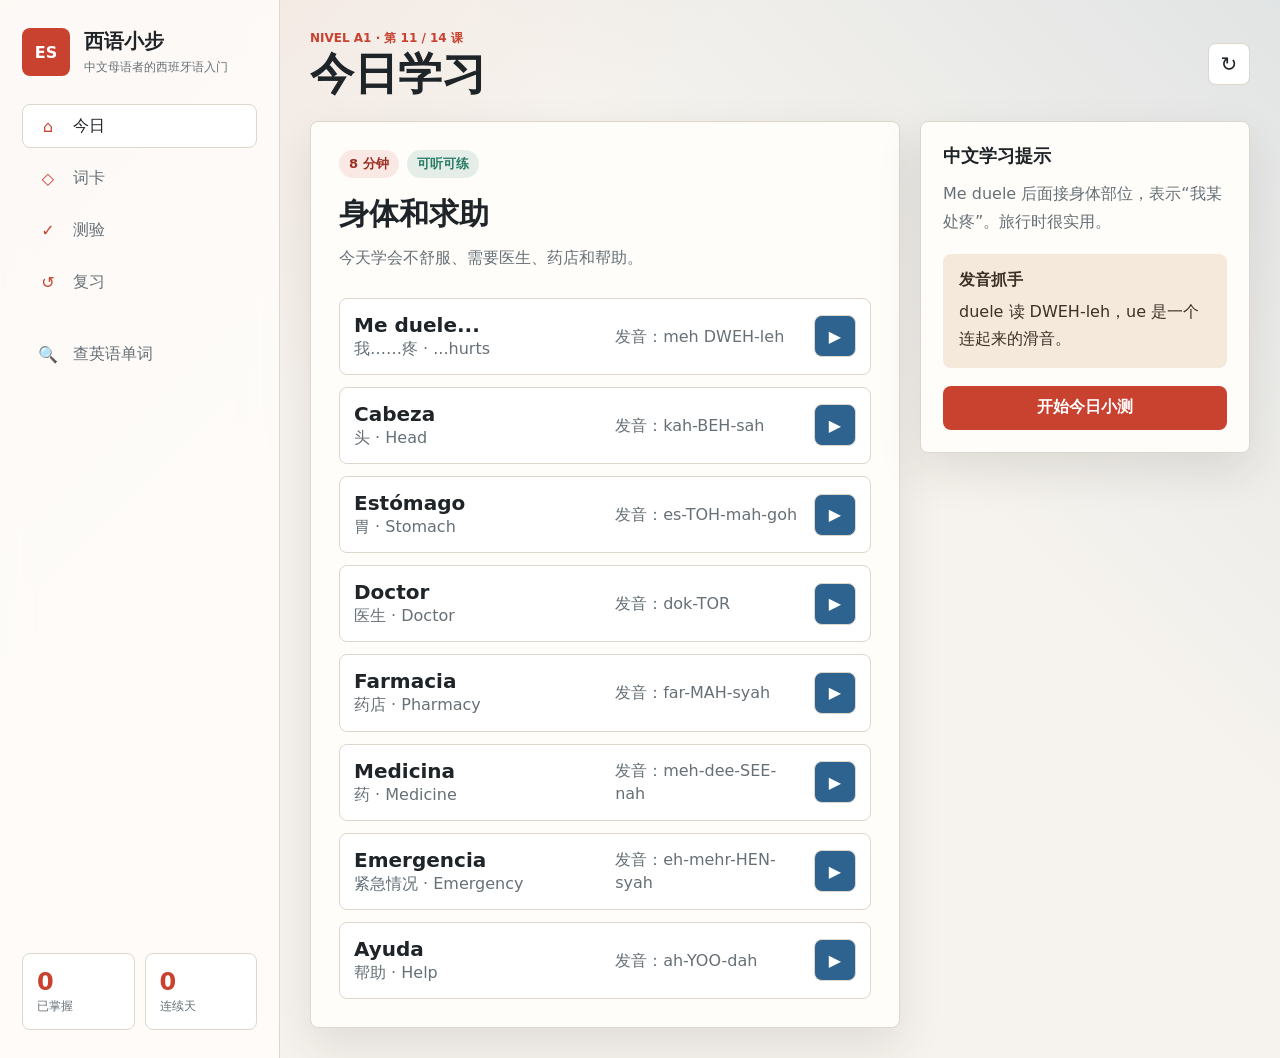
<file: index.html>
<!doctype html>
<html lang="zh-CN">
  <head>
    <meta charset="utf-8">
    <meta name="viewport" content="width=device-width, initial-scale=1">
    <title>西语小步</title>
    <link rel="stylesheet" href="styles.css">
  </head>
  <body>
    <div class="app-shell">
      <aside class="sidebar" aria-label="主导航">
        <div class="brand">
          <span class="brand-mark">ES</span>
          <div>
            <h1>西语小步</h1>
            <p>中文母语者的西班牙语入门</p>
          </div>
        </div>

        <nav class="nav-tabs" aria-label="学习区域">
          <button class="nav-button active" data-view="today" aria-label="今日学习">
            <span aria-hidden="true">⌂</span>
            <span>今日</span>
          </button>
          <button class="nav-button" data-view="cards" aria-label="词汇卡片">
            <span aria-hidden="true">◇</span>
            <span>词卡</span>
          </button>
          <button class="nav-button" data-view="quiz" aria-label="小测验">
            <span aria-hidden="true">✓</span>
            <span>测验</span>
          </button>
          <button class="nav-button" data-view="review" aria-label="错题复习">
            <span aria-hidden="true">↺</span>
            <span>复习</span>
          </button>
        </nav>

        <a class="nav-button" href="english.html" aria-label="物品查词">
          <span aria-hidden="true">🔍</span>
          <span>查英语单词</span>
        </a>

        <section class="study-stats" aria-label="学习进度">
          <div>
            <span class="stat-number" id="knownCount">0</span>
            <span class="stat-label">已掌握</span>
          </div>
          <div>
            <span class="stat-number" id="streakCount">0</span>
            <span class="stat-label">连续天</span>
          </div>
        </section>
      </aside>

      <main class="main-panel">
        <header class="topbar">
          <div>
            <p class="eyebrow">Nivel A1 · 第 1 阶段</p>
            <h2 id="viewTitle">今日学习</h2>
          </div>
          <button class="icon-button" id="resetBtn" type="button" aria-label="重置学习记录" title="重置学习记录">↻</button>
        </header>

        <section class="view active" id="todayView">
          <div class="lesson-layout">
            <article class="lesson-panel">
              <div class="lesson-heading">
                <span class="pill">8 分钟</span>
                <span class="pill green">可听可练</span>
              </div>
              <h3 id="lessonTitle"></h3>
              <p id="lessonIntro"></p>

              <div class="phrase-list" id="phraseList"></div>
            </article>

            <aside class="coach-panel">
              <h3>中文学习提示</h3>
              <p id="coachTip"></p>
              <div class="note-box">
                <strong>发音抓手</strong>
                <p id="pronunciationTip"></p>
              </div>
              <button class="primary-action" id="startQuizBtn" type="button">开始今日小测</button>
            </aside>
          </div>
        </section>

        <section class="view" id="cardsView">
          <div class="toolbar">
            <div class="segmented" role="tablist" aria-label="词卡分类">
              <button class="segment active" data-filter="all" type="button">全部</button>
              <button class="segment" data-filter="greeting" type="button">问候</button>
              <button class="segment" data-filter="intro" type="button">介绍</button>
              <button class="segment" data-filter="food" type="button">饮食</button>
              <button class="segment" data-filter="travel" type="button">旅行</button>
              <button class="segment" data-filter="shopping" type="button">购物</button>
              <button class="segment" data-filter="number" type="button">数字</button>
              <button class="segment" data-filter="time" type="button">时间</button>
              <button class="segment" data-filter="transport" type="button">交通</button>
              <button class="segment" data-filter="hotel" type="button">酒店</button>
              <button class="segment" data-filter="health" type="button">健康</button>
              <button class="segment" data-filter="weather" type="button">天气</button>
              <button class="segment" data-filter="feeling" type="button">感受</button>
            </div>
            <label class="search">
              <span>⌕</span>
              <input id="cardSearch" type="search" placeholder="搜索中文 / 西语 / 英文">
            </label>
          </div>
          <div class="card-grid" id="cardGrid"></div>
        </section>

        <section class="view" id="quizView">
          <div class="quiz-shell">
            <div class="quiz-card">
              <div class="quiz-progress">
                <span id="quizStep">1 / 6</span>
                <span id="quizScore">0 分</span>
              </div>
              <h3 id="quizQuestion"></h3>
              <div class="quiz-options" id="quizOptions"></div>
              <p class="feedback" id="quizFeedback" aria-live="polite"></p>
              <button class="primary-action" id="nextQuestionBtn" type="button" disabled>下一题</button>
            </div>
          </div>
        </section>

        <section class="view" id="reviewView">
          <div class="review-header">
            <div>
              <h3>错题复习</h3>
              <p>你答错的表达会留在这里，适合明天再看一遍。</p>
            </div>
            <button class="secondary-action" id="clearMistakesBtn" type="button">清空错题</button>
          </div>
          <div class="review-list" id="reviewList"></div>
        </section>
      </main>
    </div>

    <script src="app.js"></script>
  </body>
</html>
</file>
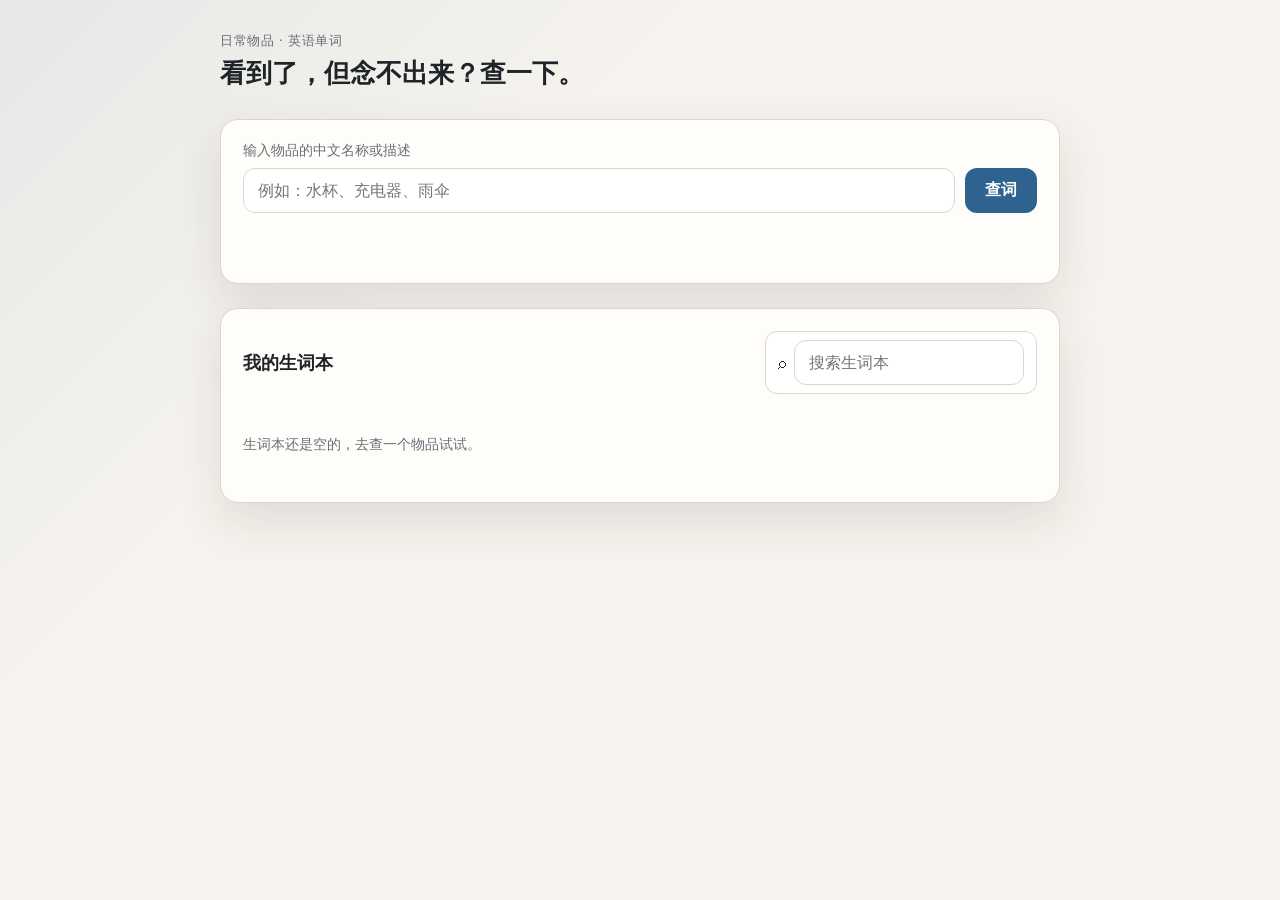
<file: english.html>
<!doctype html>
<html lang="zh-CN">
  <head>
    <meta charset="utf-8">
    <meta name="viewport" content="width=device-width, initial-scale=1">
    <title>物品查词 · 英语小本</title>
    <link rel="stylesheet" href="english.css">
    <link rel="manifest" href="manifest.json">
    <link rel="icon" href="icon-192.png">
    <link rel="apple-touch-icon" href="icon-192.png">
    <meta name="apple-mobile-web-app-capable" content="yes">
    <meta name="apple-mobile-web-app-status-bar-style" content="default">
    <meta name="apple-mobile-web-app-title" content="英语查词">
    <meta name="theme-color" content="#2e638f">
  </head>
  <body>
    <div class="app-shell">
      <header class="topbar">
        <div>
          <p class="eyebrow">日常物品 · 英语单词</p>
          <h1>看到了，但念不出来？查一下。</h1>
        </div>
      </header>

      <main class="main-panel">
        <section class="lookup-panel">
          <form id="lookupForm" class="lookup-form">
            <label for="queryInput">输入物品的中文名称或描述</label>
            <div class="lookup-row">
              <input id="queryInput" type="text" placeholder="例如：水杯、充电器、雨伞" autocomplete="off">
              <button type="submit" class="primary-action">查词</button>
            </div>
          </form>

          <div id="lookupResult" class="result-card hidden">
            <div class="result-head">
              <h2 id="resultWord"></h2>
              <button id="speakBtn" class="icon-button" type="button" title="发音" aria-label="发音">🔊</button>
            </div>
            <p id="resultPhonetic" class="phonetic"></p>
            <p id="resultSource" class="source-query"></p>
            <button id="saveWordBtn" class="secondary-action" type="button">收藏到生词本</button>
          </div>

          <p id="lookupStatus" class="status-msg" aria-live="polite"></p>
        </section>

        <section class="vocab-panel">
          <div class="vocab-header">
            <h2>我的生词本</h2>
            <label class="search">
              <span>⌕</span>
              <input id="vocabSearch" type="search" placeholder="搜索生词本">
            </label>
          </div>
          <div class="vocab-list" id="vocabList"></div>
        </section>
      </main>
    </div>

    <script src="english.js"></script>
    <script>
      if ("serviceWorker" in navigator) {
        window.addEventListener("load", () => {
          navigator.serviceWorker.register("sw.js").catch(() => {});
        });
      }
    </script>
  </body>
</html>
</file>
<file: styles.css>
:root {
  --bg: #f6f3ee;
  --panel: #fffdfa;
  --ink: #1f2428;
  --muted: #667076;
  --line: #ddd6cc;
  --accent: #c9412f;
  --accent-dark: #9c2f22;
  --green: #287b64;
  --blue: #2e638f;
  --gold: #b87323;
  --shadow: 0 18px 45px rgba(44, 35, 25, 0.11);
  font-family: Inter, "Microsoft YaHei", "PingFang SC", system-ui, sans-serif;
}

* {
  box-sizing: border-box;
}

body {
  margin: 0;
  min-height: 100vh;
  color: var(--ink);
  background:
    linear-gradient(135deg, rgba(201, 65, 47, 0.08), transparent 32%),
    linear-gradient(225deg, rgba(46, 99, 143, 0.10), transparent 35%),
    var(--bg);
}

button,
input {
  font: inherit;
}

button {
  cursor: pointer;
}

.app-shell {
  display: grid;
  grid-template-columns: 280px minmax(0, 1fr);
  min-height: 100vh;
}

.sidebar {
  display: flex;
  flex-direction: column;
  gap: 28px;
  padding: 28px 22px;
  border-right: 1px solid var(--line);
  background: rgba(255, 253, 250, 0.82);
  backdrop-filter: blur(14px);
}

.brand {
  display: flex;
  align-items: center;
  gap: 14px;
}

.brand-mark {
  display: grid;
  place-items: center;
  width: 48px;
  height: 48px;
  border-radius: 8px;
  color: white;
  background: var(--accent);
  font-weight: 800;
}

.brand h1,
.brand p,
.topbar h2,
.topbar p,
.lesson-panel h3,
.lesson-panel p,
.coach-panel h3,
.coach-panel p,
.review-header h3,
.review-header p {
  margin: 0;
}

.brand h1 {
  font-size: 20px;
}

.brand p {
  margin-top: 4px;
  color: var(--muted);
  font-size: 12px;
  line-height: 1.35;
}

.nav-tabs {
  display: grid;
  gap: 8px;
}

.nav-button {
  display: flex;
  align-items: center;
  gap: 12px;
  width: 100%;
  min-height: 44px;
  padding: 0 12px;
  border: 1px solid transparent;
  border-radius: 8px;
  color: var(--muted);
  background: transparent;
  text-align: left;
  text-decoration: none;
}

.nav-button span:first-child {
  display: grid;
  place-items: center;
  width: 26px;
  height: 26px;
  color: var(--accent);
}

.nav-button.active,
.nav-button:hover {
  color: var(--ink);
  border-color: var(--line);
  background: white;
}

.study-stats {
  display: grid;
  grid-template-columns: 1fr 1fr;
  gap: 10px;
  margin-top: auto;
}

.study-stats div {
  padding: 14px;
  border: 1px solid var(--line);
  border-radius: 8px;
  background: white;
}

.stat-number,
.stat-label {
  display: block;
}

.stat-number {
  color: var(--accent);
  font-size: 24px;
  font-weight: 800;
}

.stat-label {
  margin-top: 2px;
  color: var(--muted);
  font-size: 12px;
}

.main-panel {
  min-width: 0;
  padding: 30px;
}

.topbar {
  display: flex;
  align-items: center;
  justify-content: space-between;
  gap: 18px;
  margin-bottom: 24px;
}

.eyebrow {
  color: var(--accent);
  font-size: 12px;
  font-weight: 800;
  letter-spacing: 0;
  text-transform: uppercase;
}

.topbar h2 {
  margin-top: 4px;
  font-size: clamp(28px, 4vw, 44px);
  line-height: 1.05;
}

.icon-button {
  display: grid;
  place-items: center;
  width: 42px;
  height: 42px;
  border: 1px solid var(--line);
  border-radius: 8px;
  color: var(--ink);
  background: white;
  font-size: 20px;
}

.view {
  display: none;
}

.view.active {
  display: block;
}

.lesson-layout {
  display: grid;
  grid-template-columns: minmax(0, 1fr) 330px;
  gap: 20px;
  align-items: start;
}

.lesson-panel,
.coach-panel,
.quiz-card {
  border: 1px solid var(--line);
  border-radius: 8px;
  background: var(--panel);
  box-shadow: var(--shadow);
}

.lesson-panel {
  padding: 28px;
}

.lesson-heading {
  display: flex;
  flex-wrap: wrap;
  gap: 8px;
  margin-bottom: 18px;
}

.pill {
  display: inline-flex;
  align-items: center;
  min-height: 28px;
  padding: 0 10px;
  border-radius: 999px;
  color: var(--accent-dark);
  background: rgba(201, 65, 47, 0.11);
  font-size: 13px;
  font-weight: 700;
}

.pill.green {
  color: var(--green);
  background: rgba(40, 123, 100, 0.12);
}

.lesson-panel h3 {
  font-size: 30px;
  line-height: 1.18;
}

.lesson-panel > p {
  max-width: 760px;
  margin-top: 12px;
  color: var(--muted);
  line-height: 1.75;
}

.phrase-list {
  display: grid;
  gap: 12px;
  margin-top: 26px;
}

.phrase-row {
  display: grid;
  grid-template-columns: minmax(150px, 1fr) minmax(120px, 0.75fr) 42px;
  gap: 12px;
  align-items: center;
  padding: 14px;
  border: 1px solid var(--line);
  border-radius: 8px;
  background: white;
}

.spanish {
  font-size: 20px;
  font-weight: 800;
}

.translation {
  color: var(--muted);
  line-height: 1.45;
}

.speak-button {
  display: grid;
  place-items: center;
  width: 42px;
  height: 42px;
  border: 1px solid var(--line);
  border-radius: 8px;
  color: white;
  background: var(--blue);
}

.coach-panel {
  padding: 22px;
}

.coach-panel h3 {
  font-size: 18px;
}

.coach-panel > p {
  margin-top: 12px;
  color: var(--muted);
  line-height: 1.75;
}

.note-box {
  margin: 18px 0;
  padding: 16px;
  border-radius: 8px;
  color: #3b3125;
  background: rgba(184, 115, 35, 0.14);
}

.note-box p {
  margin-top: 8px;
  line-height: 1.65;
}

.primary-action,
.secondary-action {
  min-height: 44px;
  border-radius: 8px;
  font-weight: 800;
}

.primary-action {
  width: 100%;
  border: 0;
  color: white;
  background: var(--accent);
}

.primary-action:disabled {
  cursor: not-allowed;
  opacity: 0.45;
}

.secondary-action {
  padding: 0 16px;
  border: 1px solid var(--line);
  color: var(--ink);
  background: white;
}

.toolbar {
  display: flex;
  align-items: center;
  justify-content: space-between;
  gap: 14px;
  margin-bottom: 18px;
  flex-wrap: wrap;
}

.segmented {
  display: flex;
  flex-wrap: wrap;
  gap: 4px;
  padding: 4px;
  border: 1px solid var(--line);
  border-radius: 8px;
  background: white;
}

.segment {
  min-height: 34px;
  padding: 0 14px;
  border: 0;
  border-radius: 6px;
  color: var(--muted);
  background: transparent;
}

.segment.active {
  color: white;
  background: var(--blue);
}

.search {
  display: flex;
  align-items: center;
  gap: 8px;
  min-height: 44px;
  padding: 0 12px;
  border: 1px solid var(--line);
  border-radius: 8px;
  background: white;
}

.search input {
  width: min(320px, 42vw);
  border: 0;
  outline: 0;
  background: transparent;
}

.card-grid {
  display: grid;
  grid-template-columns: repeat(auto-fill, minmax(230px, 1fr));
  gap: 14px;
}

.word-card {
  display: grid;
  gap: 10px;
  min-height: 210px;
  padding: 18px;
  border: 1px solid var(--line);
  border-radius: 8px;
  background: white;
  box-shadow: 0 10px 25px rgba(44, 35, 25, 0.07);
}

.word-card strong {
  font-size: 26px;
}

.word-card small {
  color: var(--blue);
  font-weight: 800;
}

.word-card p {
  margin: 0;
  color: var(--muted);
  line-height: 1.55;
}

.card-actions {
  display: flex;
  gap: 8px;
  margin-top: auto;
}

.mini-button {
  display: grid;
  place-items: center;
  width: 38px;
  height: 38px;
  border: 1px solid var(--line);
  border-radius: 8px;
  color: var(--ink);
  background: #faf8f4;
}

.mini-button.known {
  color: white;
  background: var(--green);
}

.quiz-shell {
  display: grid;
  place-items: center;
  min-height: 56vh;
}

.quiz-card {
  width: min(680px, 100%);
  padding: 26px;
}

.quiz-progress {
  display: flex;
  justify-content: space-between;
  color: var(--muted);
  font-weight: 800;
}

.quiz-card h3 {
  min-height: 72px;
  margin: 24px 0;
  font-size: 28px;
  line-height: 1.25;
}

.quiz-options {
  display: grid;
  gap: 10px;
}

.option-button {
  min-height: 52px;
  padding: 0 16px;
  border: 1px solid var(--line);
  border-radius: 8px;
  color: var(--ink);
  background: white;
  text-align: left;
}

.option-button.correct {
  border-color: var(--green);
  background: rgba(40, 123, 100, 0.14);
}

.option-button.wrong {
  border-color: var(--accent);
  background: rgba(201, 65, 47, 0.12);
}

.feedback {
  min-height: 28px;
  color: var(--muted);
  font-weight: 700;
}

.review-header {
  display: flex;
  align-items: center;
  justify-content: space-between;
  gap: 16px;
  margin-bottom: 16px;
}

.review-header p {
  margin-top: 6px;
  color: var(--muted);
}

.review-list {
  display: grid;
  gap: 12px;
}

.empty-state {
  display: grid;
  place-items: center;
  min-height: 240px;
  border: 1px dashed var(--line);
  border-radius: 8px;
  color: var(--muted);
  background: rgba(255, 253, 250, 0.72);
  text-align: center;
}

@media (max-width: 900px) {
  .app-shell {
    grid-template-columns: 1fr;
  }

  .sidebar {
    position: sticky;
    top: 0;
    z-index: 10;
    gap: 14px;
    padding: 14px;
    border-right: 0;
    border-bottom: 1px solid var(--line);
  }

  .nav-tabs {
    grid-template-columns: repeat(4, 1fr);
  }

  .nav-button {
    justify-content: center;
  }

  .nav-button span:last-child {
    display: none;
  }

  .study-stats {
    display: none;
  }

  .main-panel {
    padding: 20px 14px 30px;
  }

  .lesson-layout {
    grid-template-columns: 1fr;
  }

  .toolbar,
  .review-header {
    align-items: stretch;
    flex-direction: column;
  }

  .segmented {
    display: grid;
    grid-template-columns: repeat(4, 1fr);
  }

  .search input {
    width: 100%;
  }

  .phrase-row {
    grid-template-columns: 1fr 42px;
  }

  .translation {
    grid-column: 1 / -1;
    grid-row: 2;
  }
}

@media (max-width: 520px) {
  .brand p {
    display: none;
  }

  .topbar h2 {
    font-size: 30px;
  }

  .lesson-panel,
  .coach-panel,
  .quiz-card {
    padding: 18px;
  }

  .segmented {
    grid-template-columns: 1fr 1fr 1fr;
  }
}
</file>
<file: english.css>
:root {
  --bg: #f6f3ee;
  --panel: #fffdfa;
  --ink: #1f2428;
  --muted: #667076;
  --line: #ddd6cc;
  --accent: #2e638f;
  --accent-dark: #224b6e;
  --green: #287b64;
  --shadow: 0 18px 45px rgba(44, 35, 25, 0.11);
  font-family: Inter, "Microsoft YaHei", "PingFang SC", system-ui, sans-serif;
}

* {
  box-sizing: border-box;
}

body {
  margin: 0;
  min-height: 100vh;
  color: var(--ink);
  background:
    linear-gradient(135deg, rgba(46, 99, 143, 0.08), transparent 32%),
    var(--bg);
}

button,
input {
  font: inherit;
}

button {
  cursor: pointer;
}

.app-shell {
  max-width: 880px;
  margin: 0 auto;
  padding: 32px 20px 60px;
}

.topbar {
  margin-bottom: 28px;
}

.eyebrow {
  margin: 0 0 6px;
  color: var(--muted);
  font-size: 13px;
  letter-spacing: 0.04em;
  text-transform: uppercase;
}

h1 {
  margin: 0;
  font-size: 26px;
}

.lookup-panel,
.vocab-panel {
  background: var(--panel);
  border: 1px solid var(--line);
  border-radius: 18px;
  box-shadow: var(--shadow);
  padding: 22px;
  margin-bottom: 24px;
}

.lookup-form label {
  display: block;
  font-size: 14px;
  color: var(--muted);
  margin-bottom: 8px;
}

.lookup-row {
  display: flex;
  gap: 10px;
}

#queryInput,
#vocabSearch {
  flex: 1;
  padding: 12px 14px;
  border: 1px solid var(--line);
  border-radius: 12px;
  background: #fff;
}

.primary-action {
  border: none;
  border-radius: 12px;
  padding: 12px 20px;
  background: var(--accent);
  color: #fff;
  font-weight: 600;
}

.primary-action:hover {
  background: var(--accent-dark);
}

.secondary-action {
  border: 1px solid var(--line);
  border-radius: 12px;
  padding: 10px 16px;
  background: #fff;
  color: var(--ink);
}

.secondary-action:hover {
  border-color: var(--accent);
}

.result-card {
  margin-top: 20px;
  padding: 18px;
  border: 1px solid var(--line);
  border-radius: 14px;
  background: #fbfaf6;
}

.result-card.hidden {
  display: none;
}

.result-head {
  display: flex;
  align-items: center;
  gap: 10px;
}

.result-head h2 {
  margin: 0;
  font-size: 24px;
  text-transform: capitalize;
}

.icon-button {
  border: none;
  background: transparent;
  font-size: 20px;
  padding: 4px 8px;
  border-radius: 10px;
}

.icon-button:hover {
  background: rgba(46, 99, 143, 0.1);
}

.phonetic {
  margin: 6px 0 4px;
  color: var(--muted);
}

.source-query {
  margin: 0 0 12px;
  font-size: 13px;
  color: var(--muted);
}

.status-msg {
  min-height: 20px;
  color: var(--muted);
  font-size: 14px;
}

.status-msg.error {
  color: var(--accent-dark);
}

.vocab-header {
  display: flex;
  justify-content: space-between;
  align-items: center;
  gap: 14px;
  margin-bottom: 16px;
}

.vocab-header h2 {
  margin: 0;
  font-size: 18px;
}

.search {
  display: flex;
  align-items: center;
  gap: 8px;
  border: 1px solid var(--line);
  border-radius: 12px;
  padding: 8px 12px;
  background: #fff;
}

.search input {
  border: none;
  outline: none;
  background: transparent;
}

.vocab-list {
  display: grid;
  grid-template-columns: repeat(auto-fill, minmax(220px, 1fr));
  gap: 12px;
}

.vocab-card {
  border: 1px solid var(--line);
  border-radius: 14px;
  padding: 14px;
  background: #fbfaf6;
  display: flex;
  flex-direction: column;
  gap: 6px;
}

.vocab-card-head {
  display: flex;
  justify-content: space-between;
  align-items: center;
}

.vocab-card-head strong {
  text-transform: capitalize;
  font-size: 16px;
}

.vocab-card .source {
  font-size: 13px;
  color: var(--muted);
}

.vocab-card .phonetic-small {
  font-size: 13px;
  color: var(--muted);
}

.vocab-card-actions {
  display: flex;
  gap: 8px;
  margin-top: 4px;
}

.empty-state {
  color: var(--muted);
  font-size: 14px;
  padding: 12px 0;
}
</file>
